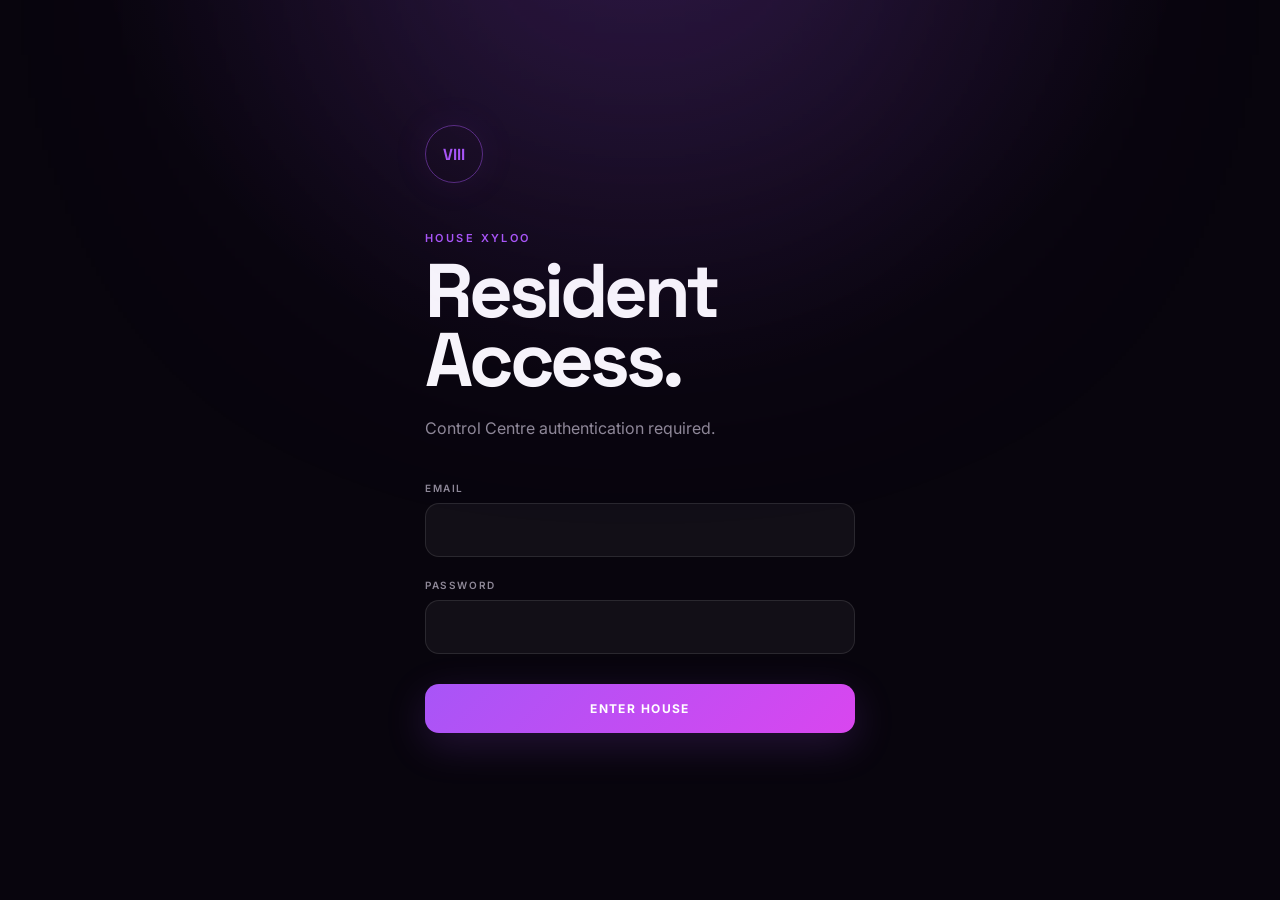
<file: admin/index.html>
<!DOCTYPE html>
<html lang="en">
<head>
    <meta charset="UTF-8">
    <meta name="viewport" content="width=device-width, initial-scale=1.0">

    <title>Resident Access | House Xyloo VIII</title>

    <link rel="preconnect" href="https://fonts.googleapis.com">
    <link rel="preconnect" href="https://fonts.gstatic.com" crossorigin>

    <link
        href="https://fonts.googleapis.com/css2?family=Inter:wght@400;500;600&family=Space+Grotesk:wght@500;600;700&display=swap"
        rel="stylesheet"
    >

    <link rel="stylesheet" href="admin.css">
</head>

<body>

<div class="background-glow"></div>

<!-- LOGIN -->
<main id="loginView" class="login-view">

    <div class="login-card">

        <div class="mark">VIII</div>

        <p class="eyebrow">HOUSE XYLOO</p>

        <h1>Resident<br>Access.</h1>

        <p class="subtitle">
            Control Centre authentication required.
        </p>

        <form id="loginForm">

            <label>
                EMAIL
                <input
                    id="email"
                    type="email"
                    autocomplete="email"
                    required
                >
            </label>

            <label>
                PASSWORD
                <input
                    id="password"
                    type="password"
                    autocomplete="current-password"
                    required
                >
            </label>

            <button id="loginButton" type="submit">
                ENTER HOUSE
            </button>

            <p id="loginError" class="error-message"></p>

        </form>

    </div>

</main>


<!-- CONTROL CENTRE -->
<main id="dashboardView" class="dashboard hidden">

    <header class="topbar">

        <div class="mark">VIII</div>

        <div class="status-indicator">
            <span id="statusDot" class="status-dot"></span>
            <span id="onlineText">ONLINE</span>
        </div>

    </header>


    <section class="hero">

        <p class="eyebrow">HOUSE XYLOO</p>

        <h1>Control<br>Centre.</h1>

        <p class="subtitle">
            Welcome home, Edwin.
        </p>

    </section>


    <section class="control-card">

        <div class="section-heading">
            <span>HOUSE MODE</span>
            <span id="currentMode" class="purple-text">
                CHILL
            </span>
        </div>

        <div class="mode-grid">

            <button class="mode-button" data-mode="Chill">
                ☁️
                <span>CHILL</span>
            </button>

            <button class="mode-button" data-mode="Gaming">
                🎮
                <span>GAMING</span>
            </button>

            <button class="mode-button" data-mode="Party">
                ⚡
                <span>PARTY</span>
            </button>

            <button class="mode-button" data-mode="AfterHours">
                🌙
                <span>AFTER HOURS</span>
            </button>

        </div>

    </section>


    <section class="control-card">

        <div class="section-heading">
            <span>HOUSE STATUS</span>
        </div>

        <div class="online-control">

            <div>
                <strong>House Online</strong>
                <p>Show House Xyloo as active.</p>
            </div>

            <label class="switch">
                <input id="onlineToggle" type="checkbox">
                <span class="slider"></span>
            </label>

        </div>

    </section>


    <section class="control-card">

        <div class="section-heading">
            <span>GUESTS</span>
        </div>

        <div class="guest-control">

            <button id="decreaseGuests">−</button>

            <strong id="guestCount">0</strong>

            <button id="increaseGuests">+</button>

        </div>

    </section>


    <section class="control-card">

        <div class="section-heading">
            <span>HOUSE MESSAGE</span>
        </div>

        <textarea
            id="houseMessage"
            maxlength="150"
            placeholder="What's happening at House Xyloo?"
        ></textarea>

        <div class="character-count">
            <span id="messageLength">0</span>/150
        </div>

    </section>


    <button id="saveButton" class="save-button">
        SAVE CHANGES
    </button>

    <p id="saveMessage" class="save-message"></p>


    <footer>

        <span id="lastUpdated">
            Last updated —
        </span>

        <button id="logoutButton">
            LOG OUT
        </button>

    </footer>

</main>

<script src="admin.js"></script>

</body>
</html>
</file>
<file: admin/admin.css>
* {
    box-sizing: border-box;
}

:root {
    --background: #08050d;
    --surface: rgba(255, 255, 255, 0.045);
    --surface-hover: rgba(255, 255, 255, 0.08);
    --border: rgba(255, 255, 255, 0.1);

    --purple: #a855f7;
    --pink: #d946ef;

    --text: #f8f7fb;
    --muted: #8f8998;

    --success: #55f58a;
    --danger: #ff5266;
}

html {
    background: var(--background);
}

body {
    margin: 0;
    min-height: 100vh;

    background:
        radial-gradient(
            circle at 50% -20%,
            rgba(168, 85, 247, 0.18),
            transparent 45%
        ),
        var(--background);

    color: var(--text);

    font-family: "Inter", sans-serif;
}

button,
input,
textarea {
    font: inherit;
}

button {
    cursor: pointer;
}

.hidden {
    display: none !important;
}

.background-glow {
    position: fixed;

    width: 500px;
    height: 500px;

    left: 50%;
    top: -350px;

    transform: translateX(-50%);

    background: var(--purple);
    filter: blur(180px);

    opacity: 0.16;

    pointer-events: none;
}


/* LOGIN */

.login-view {
    min-height: 100vh;

    display: flex;
    align-items: center;
    justify-content: center;

    padding: 24px;
}

.login-card {
    width: 100%;
    max-width: 430px;
}

.mark {
    width: 58px;
    height: 58px;

    border: 1px solid rgba(168, 85, 247, 0.45);
    border-radius: 50%;

    display: flex;
    align-items: center;
    justify-content: center;

    font-family: "Space Grotesk", sans-serif;
    font-weight: 700;

    color: var(--purple);

    margin-bottom: 48px;

    box-shadow:
        0 0 40px rgba(168, 85, 247, 0.08);
}

.eyebrow {
    margin: 0 0 12px;

    font-size: 11px;
    font-weight: 600;

    letter-spacing: 0.22em;

    color: var(--purple);
}

h1 {
    margin: 0;

    font-family: "Space Grotesk", sans-serif;

    font-size: clamp(52px, 12vw, 76px);
    line-height: 0.9;

    letter-spacing: -0.055em;
}

.subtitle {
    margin: 22px 0 40px;

    color: var(--muted);

    line-height: 1.6;
}

form {
    display: flex;
    flex-direction: column;

    gap: 22px;
}

label {
    display: flex;
    flex-direction: column;

    gap: 9px;

    color: var(--muted);

    font-size: 10px;
    font-weight: 600;

    letter-spacing: 0.16em;
}

input,
textarea {
    width: 100%;

    background: var(--surface);

    border: 1px solid var(--border);
    border-radius: 14px;

    color: white;

    outline: none;

    transition: 0.2s ease;
}

input {
    height: 54px;
    padding: 0 16px;
}

textarea {
    min-height: 110px;

    padding: 16px;

    resize: vertical;

    line-height: 1.5;
}

input:focus,
textarea:focus {
    border-color: rgba(168, 85, 247, 0.7);

    box-shadow:
        0 0 0 3px rgba(168, 85, 247, 0.08);
}

#loginButton,
.save-button {
    border: 0;

    border-radius: 14px;

    padding: 17px;

    color: white;

    font-size: 12px;
    font-weight: 700;

    letter-spacing: 0.12em;

    background:
        linear-gradient(
            135deg,
            var(--purple),
            var(--pink)
        );

    box-shadow:
        0 12px 40px rgba(168, 85, 247, 0.18);
}

#loginButton {
    margin-top: 8px;
}

#loginButton:disabled,
.save-button:disabled {
    opacity: 0.5;
    cursor: wait;
}

.error-message {
    min-height: 20px;

    margin: 0;

    color: var(--danger);

    font-size: 13px;

    text-align: center;
}


/* DASHBOARD */

.dashboard {
    width: 100%;
    max-width: 650px;

    margin: 0 auto;

    padding:
        28px
        20px
        60px;
}

.topbar {
    display: flex;
    align-items: center;
    justify-content: space-between;

    margin-bottom: 70px;
}

.topbar .mark {
    margin: 0;

    width: 48px;
    height: 48px;
}

.status-indicator {
    display: flex;
    align-items: center;

    gap: 8px;

    font-size: 10px;
    font-weight: 700;

    letter-spacing: 0.15em;
}

.status-dot {
    width: 8px;
    height: 8px;

    border-radius: 50%;

    background: var(--success);

    box-shadow:
        0 0 15px rgba(85, 245, 138, 0.8);
}

.status-dot.offline {
    background: var(--danger);

    box-shadow:
        0 0 15px rgba(255, 82, 102, 0.6);
}

.hero {
    margin-bottom: 55px;
}

.hero .subtitle {
    margin-bottom: 0;
}

.control-card {
    margin-bottom: 14px;

    padding: 22px;

    background: var(--surface);

    border: 1px solid var(--border);
    border-radius: 20px;

    backdrop-filter: blur(18px);
}

.section-heading {
    display: flex;
    justify-content: space-between;

    margin-bottom: 20px;

    font-size: 10px;
    font-weight: 700;

    letter-spacing: 0.16em;

    color: var(--muted);
}

.purple-text {
    color: var(--purple);
}

.mode-grid {
    display: grid;
    grid-template-columns: repeat(2, 1fr);

    gap: 10px;
}

.mode-button {
    min-height: 92px;

    display: flex;
    flex-direction: column;
    align-items: flex-start;
    justify-content: space-between;

    padding: 16px;

    border: 1px solid var(--border);
    border-radius: 14px;

    background: rgba(255, 255, 255, 0.025);

    color: var(--muted);

    font-size: 20px;

    transition: 0.2s ease;
}

.mode-button span {
    font-size: 10px;
    font-weight: 700;

    letter-spacing: 0.1em;
}

.mode-button:hover {
    background: var(--surface-hover);
}

.mode-button.active {
    color: white;

    border-color: rgba(168, 85, 247, 0.65);

    background:
        linear-gradient(
            135deg,
            rgba(168, 85, 247, 0.18),
            rgba(217, 70, 239, 0.08)
        );

    box-shadow:
        inset 0 0 30px rgba(168, 85, 247, 0.06);
}


/* ONLINE */

.online-control {
    display: flex;
    align-items: center;
    justify-content: space-between;
}

.online-control strong {
    font-family: "Space Grotesk", sans-serif;
}

.online-control p {
    margin: 5px 0 0;

    color: var(--muted);

    font-size: 12px;
}

.switch {
    position: relative;

    width: 50px;
    height: 28px;
}

.switch input {
    display: none;
}

.slider {
    position: absolute;
    inset: 0;

    border-radius: 30px;

    background: #29242f;

    transition: 0.2s;
}

.slider::before {
    content: "";

    position: absolute;

    width: 22px;
    height: 22px;

    left: 3px;
    top: 3px;

    border-radius: 50%;

    background: white;

    transition: 0.2s;
}

.switch input:checked + .slider {
    background: var(--purple);
}

.switch input:checked + .slider::before {
    transform: translateX(22px);
}


/* GUESTS */

.guest-control {
    display: flex;
    align-items: center;
    justify-content: space-between;
}

.guest-control button {
    width: 52px;
    height: 52px;

    border: 1px solid var(--border);
    border-radius: 50%;

    background: rgba(255, 255, 255, 0.035);

    color: white;

    font-size: 25px;
}

.guest-control strong {
    font-family: "Space Grotesk", sans-serif;

    font-size: 42px;
}


/* MESSAGE */

.character-count {
    margin-top: 8px;

    text-align: right;

    color: var(--muted);

    font-size: 10px;
}

.save-button {
    width: 100%;

    margin-top: 10px;
}

.save-message {
    min-height: 20px;

    text-align: center;

    color: var(--success);

    font-size: 12px;
}


/* FOOTER */

footer {
    margin-top: 45px;

    display: flex;
    justify-content: space-between;
    align-items: center;

    color: var(--muted);

    font-size: 10px;
}

#logoutButton {
    border: 0;
    background: transparent;

    color: var(--muted);

    font-size: 10px;
    font-weight: 700;

    letter-spacing: 0.12em;
}

#logoutButton:hover {
    color: white;
}


@media (min-width: 700px) {

    .dashboard {
        padding-top: 45px;
    }

    .mode-grid {
        grid-template-columns: repeat(4, 1fr);
    }
}
</file>
